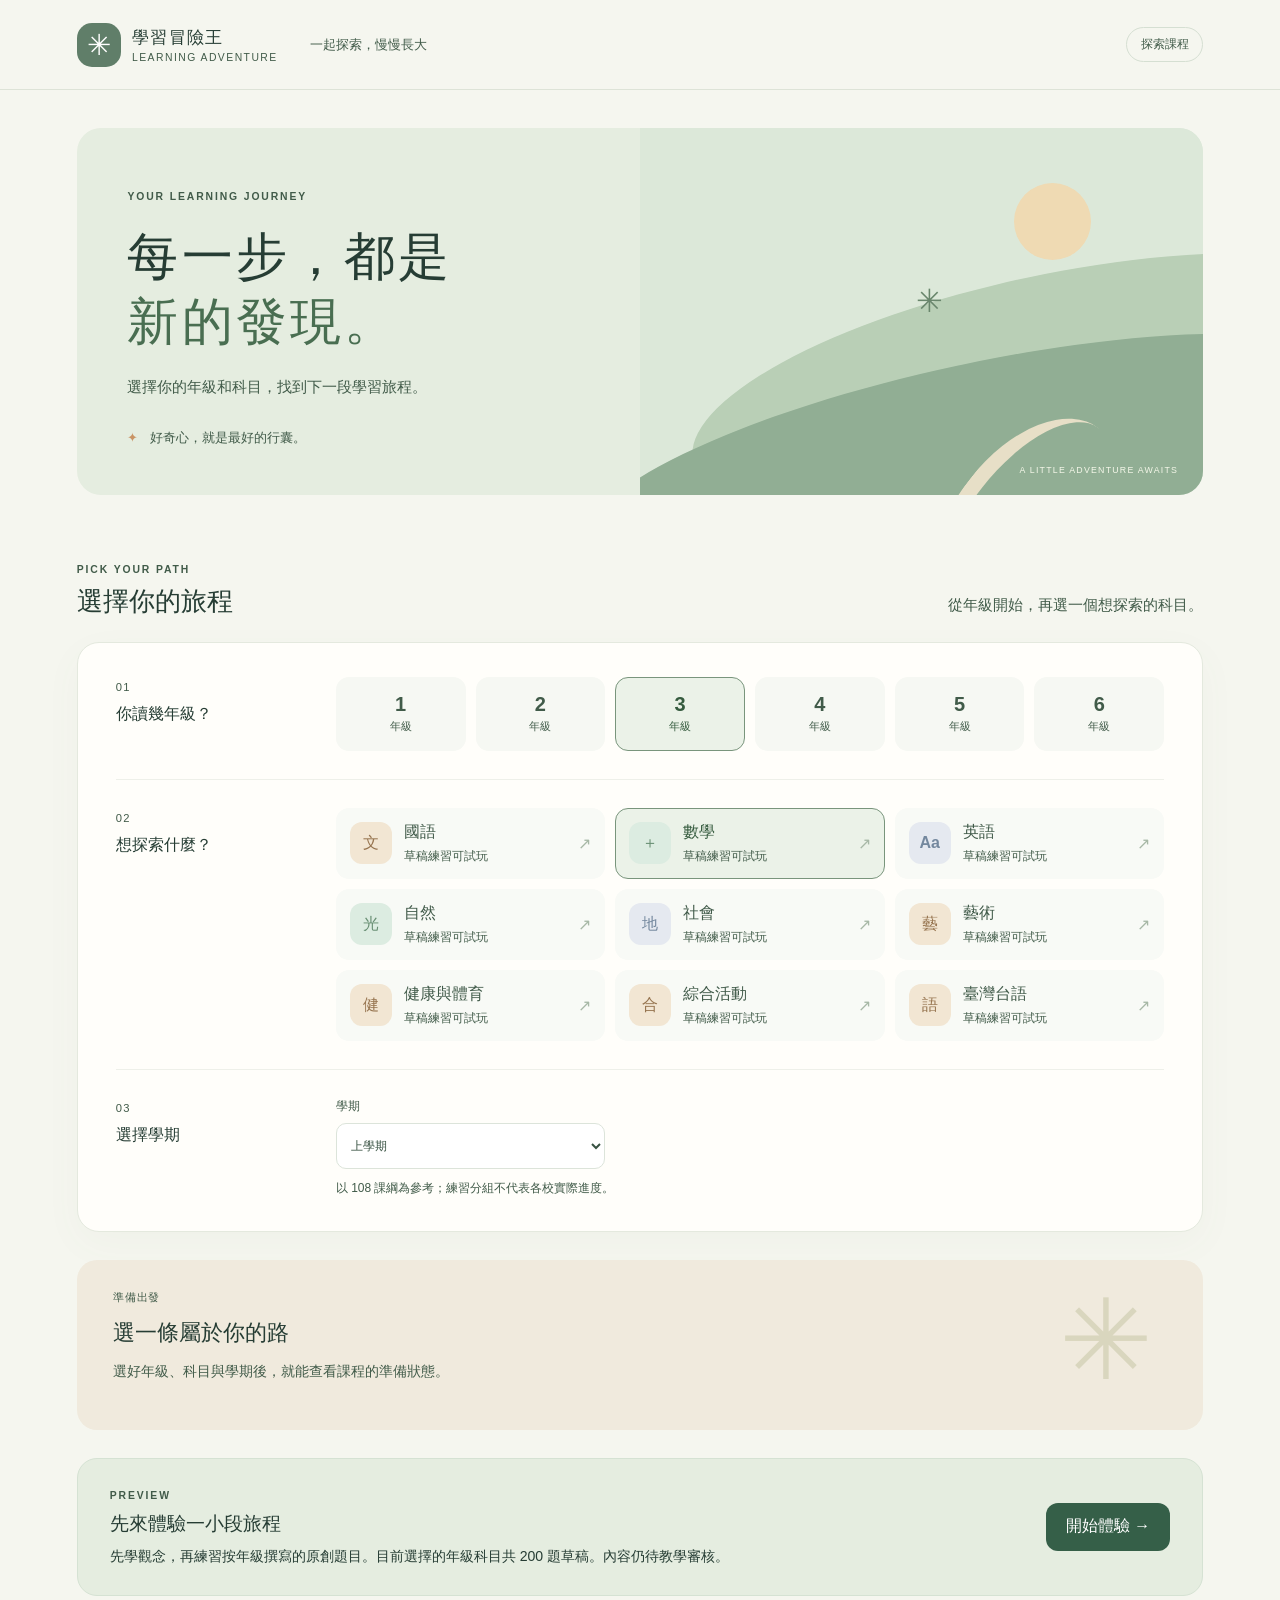
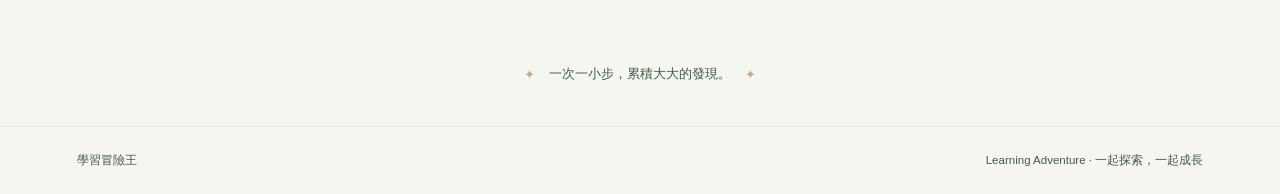
<file: index.html>
<!doctype html>
<html lang="zh-Hant">
  <head>
    <meta charset="UTF-8" />
    <meta name="viewport" content="width=device-width, initial-scale=1.0" />
    <meta name="theme-color" content="#eff2e8" />
    <title>學習冒險王 | Learning Adventure</title>
    <script type="module" crossorigin src="./assets/main-Xq0YNEnE.js"></script>
    <link rel="modulepreload" crossorigin href="./assets/styles-D85-89q0.js">
    <link rel="stylesheet" crossorigin href="./assets/styles-mUZcmq1D.css">
  </head>
  <body>
    <div id="root"></div>
  </body>
</html>
</file>
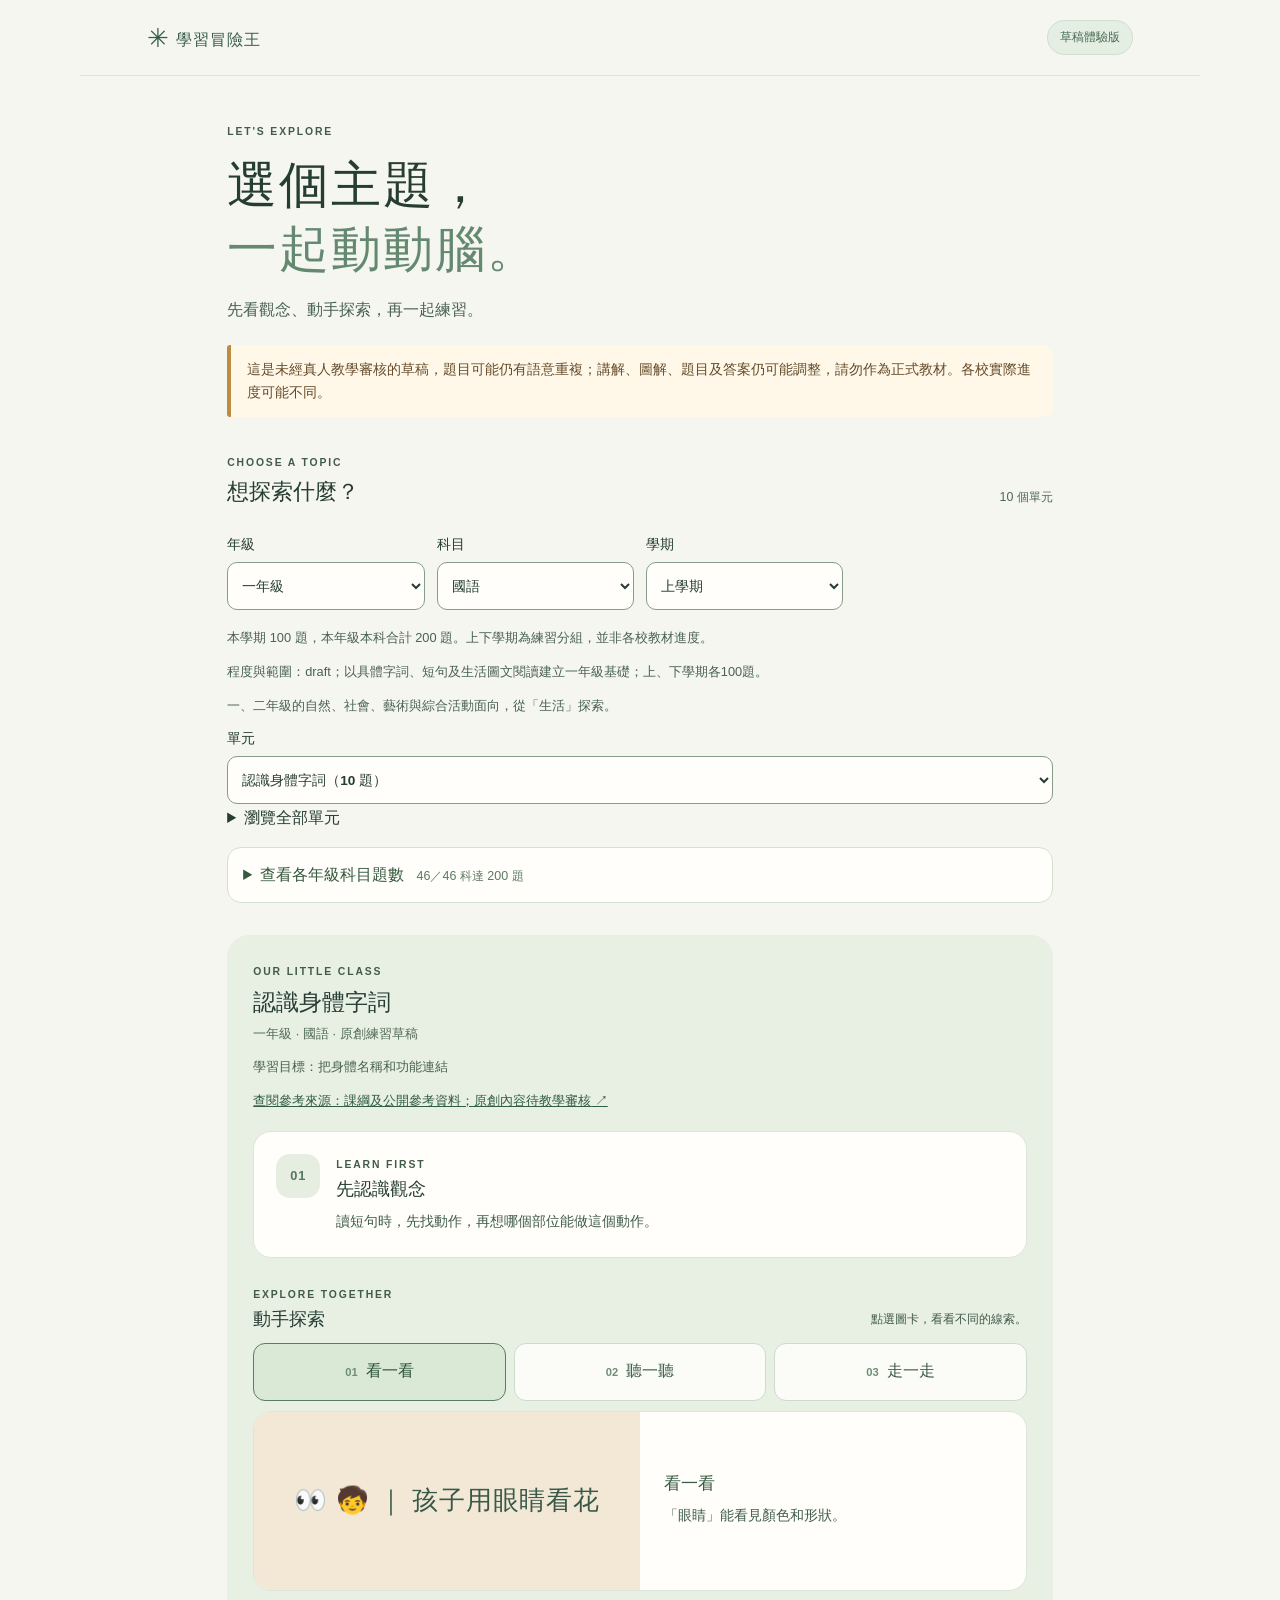
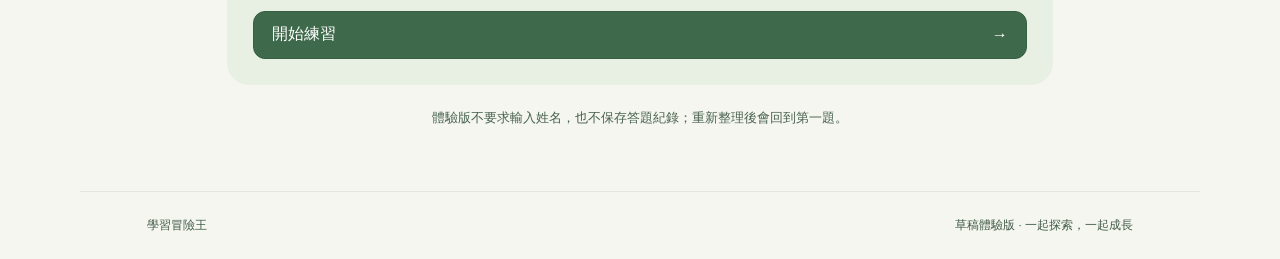
<file: preview.html>
<!doctype html>
<html lang="zh-Hant">
  <head><meta charset="UTF-8" /><meta name="viewport" content="width=device-width, initial-scale=1.0" /><title>草稿體驗｜學習冒險王</title>  <script type="module" crossorigin src="./assets/preview-CDlEyIUo.js"></script>
  <link rel="modulepreload" crossorigin href="./assets/styles-D85-89q0.js">
  <link rel="stylesheet" crossorigin href="./assets/styles-mUZcmq1D.css">
</head>
  <body><div id="root"></div></body>
</html>
</file>
<file: assets/styles-mUZcmq1D.css>
:root{color:#263d34;font-synthesis:none;text-rendering:optimizelegibility;background:#f5f6ef;font-family:ui-rounded,PingFang TC,Noto Sans TC,sans-serif}*{box-sizing:border-box}body{margin:0}button,select{font:inherit}button{cursor:pointer}button:focus-visible,select:focus-visible,a:focus-visible{outline-offset:3px;outline:3px solid #d58255}.skip-link{z-index:5;background:#fff;padding:.7rem;position:absolute;top:-80px;left:1rem}.skip-link:focus{top:1rem}.app-shell{max-width:1440px;margin:auto}.topbar{border-bottom:1px solid #dde3d7;align-items:center;gap:2rem;height:90px;padding:0 6%;display:flex}.brand{text-align:left;color:inherit;background:0 0;border:0;align-items:center;gap:.7rem;padding:0;display:flex}.brand-mark{color:#fff;background:#607e69;border-radius:15px;place-items:center;width:44px;height:44px;font-size:29px;display:grid}.brand strong,.brand small{display:block}.brand strong{letter-spacing:.08em;font-size:1.05rem}.brand small{letter-spacing:.14em;color:#73857a;margin-top:.2rem;font-size:.54rem}.edition{color:#8c998c;flex:1;font-size:.82rem}.phase-label{color:#607e69;border:1px solid #d5dfd2;border-radius:20px;padding:.5rem .85rem;font-size:.75rem}main{padding:0 6%}.intro{background:#e5ede0;border-radius:24px;grid-template-columns:1fr 1fr;min-height:350px;margin:38px 0 64px;display:grid;overflow:hidden}.intro-copy{z-index:1;padding:58px 0 48px 9%;position:relative}.eyebrow{letter-spacing:.18em;color:#829d86;font-size:.65rem;font-weight:700}.intro h1{letter-spacing:.06em;margin:20px 0;font-size:clamp(2.2rem,4vw,3.7rem);font-weight:700;line-height:1.27}.intro h1 em{color:#789679;font-style:normal}.intro p,.section-heading p{color:#71877a;font-size:.92rem;line-height:1.8}.intro-note{color:#69826e;margin-top:29px;font-size:.8rem}.intro-note span{color:#c99465;margin-right:.5rem}.landscape{background:#dce8d9;position:relative;overflow:hidden}.sun{background:#efdab3;border-radius:50%;width:77px;height:77px;position:absolute;top:15%;right:20%}.hill{border-radius:50% 50% 0 0;position:absolute;transform:rotate(-12deg)}.hill-back{background:#b9cfb6;width:130%;height:60%;top:40%;left:8%}.hill-front{background:#91ae94;width:145%;height:55%;top:64%;left:-12%}.trail{border-left:15px solid #e7dfc7;border-radius:50%;width:25%;height:65%;position:absolute;bottom:-40%;left:56%;transform:rotate(38deg)}.flag{color:#69866c;place-items:center;font-size:2rem;display:grid;position:absolute;top:42%;left:49%}.landscape-caption{color:#f4f7e9;letter-spacing:.14em;font-size:.55rem;position:absolute;bottom:20px;right:25px}.section-heading{justify-content:space-between;align-items:end;margin-bottom:23px;display:flex}.section-heading h2{margin:.45rem 0 0;font-size:1.65rem}.section-heading p{margin:0}.chooser{background:#fffefa;border:1px solid #e4e9de;border-radius:22px;padding:34px 38px;box-shadow:0 12px 38px #5d795d0a}.chooser-row{grid-template-columns:200px 1fr;align-items:start;gap:20px;display:grid}.step{color:#9cab9a;letter-spacing:.1em;font-size:.7rem}.chooser h3{margin:.6rem 0;font-size:1rem}.grade-grid{grid-template-columns:repeat(6,1fr);gap:10px;display:grid}.grade-button{color:#65796a;background:#f6f8f3;border:1px solid #0000;border-radius:13px;min-height:74px}.grade-button span{font-size:1.25rem;font-weight:700;display:block}.grade-button small{margin-top:4px;font-size:.68rem;display:block}.grade-button.selected,.subject-button.selected{color:#355b3e;background:#ebf2e8;border-color:#79957c}.divider{background:#eef0e9;height:1px;margin:28px 0}.subject-grid{grid-template-columns:repeat(3,1fr);gap:10px;display:grid}.subject-button{text-align:left;color:#405a49;background:#f8faf6;border:1px solid #0000;border-radius:13px;align-items:center;gap:12px;min-height:70px;padding:13px;display:flex}.subject-button small{color:#9aaa9a;margin-top:5px;font-size:.65rem;display:block}.subject-icon{color:#96744f;background:#f2e6d3;border-radius:12px;place-items:center;width:42px;height:42px;font-weight:700;display:grid}.icon-math,.icon-science{color:#668d71;background:#dcece1}.icon-english,.icon-social{color:#74889e;background:#e5e9f0}.arrow{color:#a7b8a6;margin-left:auto}.select-grid{grid-template-columns:repeat(3,1fr);gap:10px;display:grid}.select-grid label{color:#778c7c;font-size:.75rem}.select-grid select{color:#385242;background:#fff;border:1px solid #dce4da;border-radius:10px;width:100%;min-height:46px;margin-top:8px;padding:12px 10px;display:block}.course-card{background:#f0eadd;border-radius:20px;min-height:170px;margin:28px 0;padding:30px 36px;position:relative;overflow:hidden}.course-badge{color:#977b5f;letter-spacing:.08em;font-size:.7rem}.course-card h2{margin:12px 0;font-size:1.4rem}.course-card p{color:#7f8173;max-width:70%;margin:6px 0;font-size:.85rem;line-height:1.7}.course-decoration{color:#d9d6be;font-size:7rem;line-height:1;position:absolute;top:25px;right:50px}.text-button{color:#5a7861;background:0 0;border:0;padding:10px 0;font-weight:700}.closing{color:#91a38f;justify-content:center;align-items:center;gap:14px;padding:30px;font-size:.8rem;display:flex}.closing span{color:#caa982}footer{color:#91a294;border-top:1px solid #e3e8dc;justify-content:space-between;gap:1rem;padding:26px 6%;font-size:.72rem;display:flex}@media (width<=750px){.topbar{height:74px}.edition{display:none}.phase-label{margin-left:auto}.intro{grid-template-columns:1fr;margin:24px 0 42px}.intro-copy{padding:40px 8% 24px}.landscape{height:170px}.section-heading{display:block}.section-heading p{margin-top:8px}.chooser{padding:24px 20px}.chooser-row{grid-template-columns:1fr;gap:12px}.grade-grid{grid-template-columns:repeat(3,1fr)}.subject-grid{grid-template-columns:repeat(2,1fr)}.select-grid{grid-template-columns:1fr}.course-card{padding:25px}.course-card p{max-width:85%}.course-decoration{opacity:.55;font-size:5rem;right:12px}.closing{text-align:center}footer{flex-wrap:wrap}}@media (prefers-reduced-motion:reduce){*,:before,:after{scroll-behavior:auto!important;transition-duration:.01ms!important;animation-duration:.01ms!important;animation-iteration-count:1!important}}:root{--text-muted:#415b49;--text-accent:#496e51}.brand small,.edition,.phase-label,.eyebrow,.intro p,.section-heading p,.intro-note,.step,.grade-button,.subject-button small,.select-grid label,.course-badge,.course-card p,.text-button,.closing,footer{color:var(--text-muted)}.intro h1 em{color:var(--text-accent)}.brand small{font-size:.65rem}.subject-button small{font-size:.75rem}footer strong{color:var(--text-muted)}.material-note{color:var(--text-muted);grid-column:1/-1;margin:0;font-size:.75rem;line-height:1.5}.question-card{color:#263d34;background:#fffefa;border:1px solid #dce4da;border-radius:20px;padding:24px}.question-card fieldset{border:1px solid #dce4da;border-radius:12px;margin:16px 0;padding:14px}.question-card label{margin:10px 0;line-height:1.6;display:block}.question-card input:not([type=radio]):not([type=checkbox]),.question-card select{max-width:100%;min-height:44px;font:inherit;border:1px solid #879c8c;border-radius:8px;padding:8px;display:block}.question-card input[type=radio],.question-card input[type=checkbox]{vertical-align:middle;width:20px;height:20px}.question-card button{color:#263d34;background:#e4eee2;border:1px solid #55735d;border-radius:10px;min-height:44px;margin:4px 8px 4px 0;padding:10px 16px}.question-card button:disabled{opacity:.55;cursor:not-allowed}.progress-report{color:#263d34;background:#fffefa;border:1px solid #dce4da;border-radius:20px;margin-top:20px;padding:24px}.progress-report button{color:#263d34;background:#e4eee2;border:1px solid #55735d;border-radius:10px;min-height:44px;margin:4px 8px 4px 0;padding:10px 16px}.course-player{color:#263d34;background:#fffefa;border:1px solid #dce4da;border-radius:20px;margin:28px 0;padding:24px}.course-player>label{margin:14px 0;display:block}.course-player>label input,.course-player>label select{max-width:100%;min-height:44px;font:inherit;border:1px solid #879c8c;border-radius:8px;padding:8px;display:block}.course-player>button{color:#263d34;background:#e4eee2;border:1px solid #55735d;border-radius:10px;min-height:44px;margin:4px 8px 4px 0;padding:10px 16px}.course-player>button:disabled{opacity:.55;cursor:not-allowed}.preview-invitation{color:#263d34;background:#e5ede0;border:1px solid #d5e2d3;border-radius:20px;justify-content:space-between;align-items:center;gap:24px;margin:28px 0;padding:26px 32px;display:flex}.preview-invitation h2{margin:8px 0;font-size:1.2rem}.preview-invitation p{margin:0;font-size:.88rem;line-height:1.7}.preview-invitation a{white-space:nowrap;color:#fff;background:#355f48;border-radius:12px;justify-content:center;align-items:center;min-height:48px;padding:12px 20px;font-weight:700;text-decoration:none;display:inline-flex}.preview-shell{max-width:1120px;margin:auto}.preview-header{border-bottom:1px solid #dce5d9;justify-content:space-between;align-items:center;height:76px;padding:0 6%;display:flex}.preview-home{color:#365d45;font-size:1.6rem;font-weight:700;text-decoration:none}.preview-home span{letter-spacing:.06em;vertical-align:middle;font-size:1rem}.preview-tag{color:#496b53;background:#e5eee2;border:1px solid #cfdfce;border-radius:20px;padding:8px 12px;font-size:.75rem;font-weight:700}.preview-main{max-width:960px;margin:auto;padding:0 6% 50px}.preview-hero{padding:45px 0 35px}.preview-hero h1{letter-spacing:.04em;margin:14px 0;font-size:clamp(2rem,5vw,3.1rem);line-height:1.3}.preview-hero h1 em{color:#648970;font-style:normal}.preview-hero>p{color:#496250;margin:0;line-height:1.7}.preview-notice{color:#654b2a;background:#fff8e8;border-left:4px solid #bd8c44;border-radius:3px 10px 10px 3px;margin-top:22px;padding:13px 16px;font-size:.85rem;line-height:1.7}.preview-section-heading{justify-content:space-between;align-items:end;gap:12px;margin-bottom:16px;display:flex}.preview-section-heading h2{margin:7px 0 0;font-size:1.35rem}.preview-section-heading>span{color:#4e6956;font-size:.78rem}.preview-unit-grid{grid-template-columns:repeat(3,minmax(0,1fr));gap:10px;display:grid}.preview-unit{text-align:left;color:#2e4b38;background:#fffefa;border:1px solid #d9e4d8;border-radius:15px;align-items:center;gap:10px;min-height:94px;padding:14px 12px;display:flex}.preview-unit.selected{background:#eaf2e7;border:2px solid #64866b;padding:13px 11px}.preview-icon{color:#4d795b;background:#dcece1;border-radius:13px;flex:none;place-items:center;width:40px;height:40px;font-size:1.4rem;font-weight:700;display:grid}.preview-icon.science{color:#967149;background:#f4e6d4}.preview-unit-copy{flex-direction:column;flex:1;gap:5px;min-width:0;display:flex}.preview-unit-copy strong{font-size:.94rem;line-height:1.35}.preview-unit-copy small{color:#526b58;font-size:.72rem}.preview-activity{background:#e8efe3;border-radius:22px;margin-top:32px;padding:26px}.preview-activity-heading{justify-content:space-between;align-items:end;gap:16px;display:flex}.preview-activity-heading h2{margin:8px 0;font-size:1.45rem}.preview-activity-heading p{color:#526b58;margin:0;font-size:.8rem}.preview-counter{white-space:nowrap;color:#5b7a62}.preview-counter strong{font-size:1.8rem}.preview-progress{background:#d2e0d0;border-radius:8px;height:7px;margin:20px 0}.preview-progress span{background:#658b6c;border-radius:8px;height:100%;display:block}.preview-activity .question-card h2{margin-top:0;font-size:1.2rem;line-height:1.65}.preview-activity .question-card fieldset label{align-items:center;gap:9px;min-height:40px;display:flex}.preview-activity .question-card fieldset label:has(input[type=number]){display:block}.preview-navigation{justify-content:space-between;align-items:center;gap:8px;margin-top:18px;display:flex}.preview-navigation button{font:inherit;color:#365d45;background:#fff;border:1px solid #64866b;border-radius:10px;min-height:44px;padding:8px 14px;font-weight:700}.preview-navigation button:disabled{opacity:.45;cursor:not-allowed}.preview-navigation span{text-align:center;color:#496250;font-size:.75rem}.preview-finish,.preview-privacy{color:#496250;font-size:.8rem;line-height:1.7}.preview-privacy{text-align:center;margin-top:22px}@media (width<=750px){.preview-invitation{flex-direction:column;align-items:flex-start;padding:23px}.preview-invitation a{width:100%}.preview-main{padding-left:5%;padding-right:5%}.preview-hero{padding:32px 0 28px}.preview-unit-grid{grid-template-columns:repeat(2,minmax(0,1fr))}.preview-unit{gap:8px;min-height:104px;padding:12px 9px}.preview-unit.selected{padding:11px 8px}.preview-icon{width:34px;height:34px}.preview-activity{padding:18px 14px}.preview-activity .question-card{padding:18px}.preview-navigation span{max-width:105px}}.preview-filter{margin:14px 0 4px;font-size:.85rem;font-weight:700;display:block}.preview-filter select{color:#263d34;width:100%;min-height:48px;font:inherit;background:#fffefa;border:1px solid #879c8c;border-radius:10px;margin-top:8px;padding:10px;display:block}.preview-scope,.preview-source{color:#496250;font-size:.8rem;line-height:1.65}.preview-source a{color:#315e43}.preview-selectors{grid-template-columns:repeat(4,minmax(0,1fr));gap:12px;display:grid}.preview-selectors .preview-filter{min-width:0}@media (width<=750px){.preview-selectors{grid-template-columns:repeat(2,minmax(0,1fr))}}.lesson-explorer{margin-top:20px}.lesson-introduction{background:#fffefa;border:1px solid #dbe6d8;border-radius:18px;align-items:flex-start;gap:16px;padding:22px;display:flex}.lesson-number{color:#55785d;letter-spacing:.06em;background:#e6eee1;border-radius:14px;flex:none;place-items:center;width:44px;height:44px;font-size:.8rem;font-weight:800;display:grid}.lesson-introduction h3,.lesson-picture-heading h3{margin:5px 0 8px;font-size:1.1rem}.lesson-introduction p,.lesson-picture-heading p,.lesson-lab p{color:#405b49;margin:0;font-size:.9rem;line-height:1.8}.lesson-picture-heading{justify-content:space-between;align-items:end;gap:16px;margin:26px 0 12px;display:flex}.lesson-picture-heading h3{margin-bottom:0}.lesson-picture-heading p{font-size:.78rem}.lesson-scene-buttons{grid-template-columns:repeat(3,minmax(0,1fr));gap:8px;display:grid}.lesson-scene-buttons button{color:#3e5c47;background:#fbfcf8;border:1px solid #cbdccd;border-radius:12px;justify-content:center;align-items:center;gap:8px;min-height:58px;padding:10px;font-weight:700;display:flex}.lesson-scene-buttons button span{color:#6f8e75;font-size:.7rem}.lesson-scene-buttons button[aria-pressed=true]{color:#2e5439;background:#d9e9d6;border-color:#597d60}.lesson-scene{background:#fffefa;border:1px solid #dbe6d8;border-radius:18px;grid-template-columns:1fr 1fr;gap:0;min-height:180px;margin:10px 0 0;display:grid;overflow:hidden}.lesson-art{text-align:center;white-space:pre-line;overflow-wrap:anywhere;color:#385849;letter-spacing:.03em;background:#f2e8d5;place-items:center;padding:24px;font-size:clamp(1.1rem,2.7vw,1.65rem);font-weight:700;line-height:1.65;display:grid}.lesson-scene figcaption{align-self:center;padding:24px}.lesson-scene figcaption strong{color:#385b42;font-size:1.05rem}.lesson-scene figcaption p{color:#405b49;margin:8px 0 0;font-size:.9rem;line-height:1.8}.lesson-lab{background:#fffefa;border:1px solid #dbe6d8;border-radius:18px;margin-top:12px;padding:20px}.lesson-lab strong{color:#385b42}.lesson-lab p{margin-top:4px;font-size:.85rem}.counting-display{color:#719b76;flex-wrap:wrap;justify-content:center;align-items:center;gap:12px;min-height:70px;font-size:1.7rem;display:flex}.lab-controls{flex-wrap:wrap;justify-content:center;align-items:center;gap:10px;margin-top:12px;display:flex}.lab-controls button{color:#35583e;background:#f8faf5;border:1px solid #829e86;border-radius:11px;min-width:48px;min-height:44px;padding:8px 14px;font-weight:700}.lab-controls button[aria-pressed=true]{background:#d9e9d6;border-color:#5e8465}.lab-controls button:disabled{opacity:.45;cursor:not-allowed}.fraction-strip{border:1px solid #8fa994;border-radius:9px;height:42px;margin:18px 0 6px;display:flex;overflow:hidden}.fraction-strip span{background:#f2f5ed;border-right:1px solid #8fa994;flex:1}.fraction-strip span:last-child{border-right:0}.fraction-strip span.filled{background:#8ab691}.fraction-result{text-align:center}.lesson-start,.lesson-return{font:inherit;border-radius:12px;min-height:48px;padding:11px 18px;font-weight:700}.lesson-start{color:#fff;background:#3e6a4b;border:1px solid #365e42;justify-content:space-between;align-items:center;gap:24px;width:100%;margin-top:20px;display:flex}.lesson-return{color:#385c42;background:#fffefa;border:1px solid #afc5b2;margin-top:12px}.lesson-pending{color:#405b49;font-size:.9rem;line-height:1.7}@media (width<=600px){.lesson-introduction{gap:12px;padding:18px}.lesson-number{width:38px;height:38px}.lesson-picture-heading{flex-direction:column;align-items:flex-start;gap:5px}.lesson-scene-buttons button{flex-direction:column;gap:2px;padding:8px 4px;font-size:.8rem}.lesson-scene{grid-template-columns:1fr}.lesson-art{min-height:126px;padding:16px}.lesson-scene figcaption{padding:16px 18px}.lesson-lab{padding:16px}}.question-visual{background:#f6f9f2;border:1px solid #d9e6d8;border-radius:16px;margin:16px 0 20px;overflow:hidden}.question-visual figcaption{color:#385b42;flex-wrap:wrap;align-items:center;gap:5px 12px;padding:12px 15px;font-size:.85rem;display:flex}.question-visual figcaption span{color:#526b58;font-size:.75rem;line-height:1.5}.question-symbols-display{color:#527e59;flex-wrap:wrap;justify-content:center;align-items:center;gap:15px;min-height:90px;padding:12px;font-size:2rem;display:flex}.question-scene{text-align:center;color:#385849;background:#f2e8d5;flex-direction:column;justify-content:center;align-items:center;gap:8px;min-height:105px;padding:14px;display:flex}.question-scene-label{font-size:.75rem;font-weight:700}.question-scene div{white-space:pre-line;overflow-wrap:anywhere;font-size:clamp(1.05rem,2.7vw,1.5rem);font-weight:700;line-height:1.5}.question-scene-buttons{flex-wrap:wrap;gap:6px;padding:8px;display:flex}.question-card .question-scene-buttons button{background:#fff;min-height:42px;margin:0;padding:8px 12px;font-size:.8rem}.question-card .question-scene-buttons button[aria-pressed=true]{background:#d9e9d6;border-color:#597d60}.question-illustration{background:#f2ead9;width:100%;height:auto;max-height:280px;display:block}.question-jump{color:#405b49;align-items:center;gap:10px;margin-top:14px;font-size:.85rem;font-weight:700;display:flex}.question-jump select{color:#263d34;min-height:44px;font:inherit;background:#fffefa;border:1px solid #879c8c;border-radius:10px;padding:8px}.publisher-coverage{color:#35583e;background:#fffefa;border:1px solid #d4e1d2;border-radius:14px;margin-top:18px}.publisher-coverage summary{cursor:pointer;padding:15px;font-weight:700;line-height:1.5}.publisher-coverage summary span{color:#5b7861;margin-left:8px;font-size:.78rem;font-weight:400;display:inline-block}.publisher-coverage p{margin:0;padding:0 15px 12px;font-size:.8rem;line-height:1.7}.coverage-scroll{margin:0 15px 15px;overflow-x:auto}.coverage-scroll table{border-collapse:collapse;text-align:left;width:100%;min-width:670px;font-size:.8rem}.coverage-scroll caption{text-align:left;padding:8px 0;font-weight:700}.coverage-scroll th,.coverage-scroll td{border-bottom:1px solid #e4ece1;padding:9px}.coverage-scroll thead{background:#eef5ec}.coverage-scroll td:not(:nth-child(2)){text-align:center}
</file>
